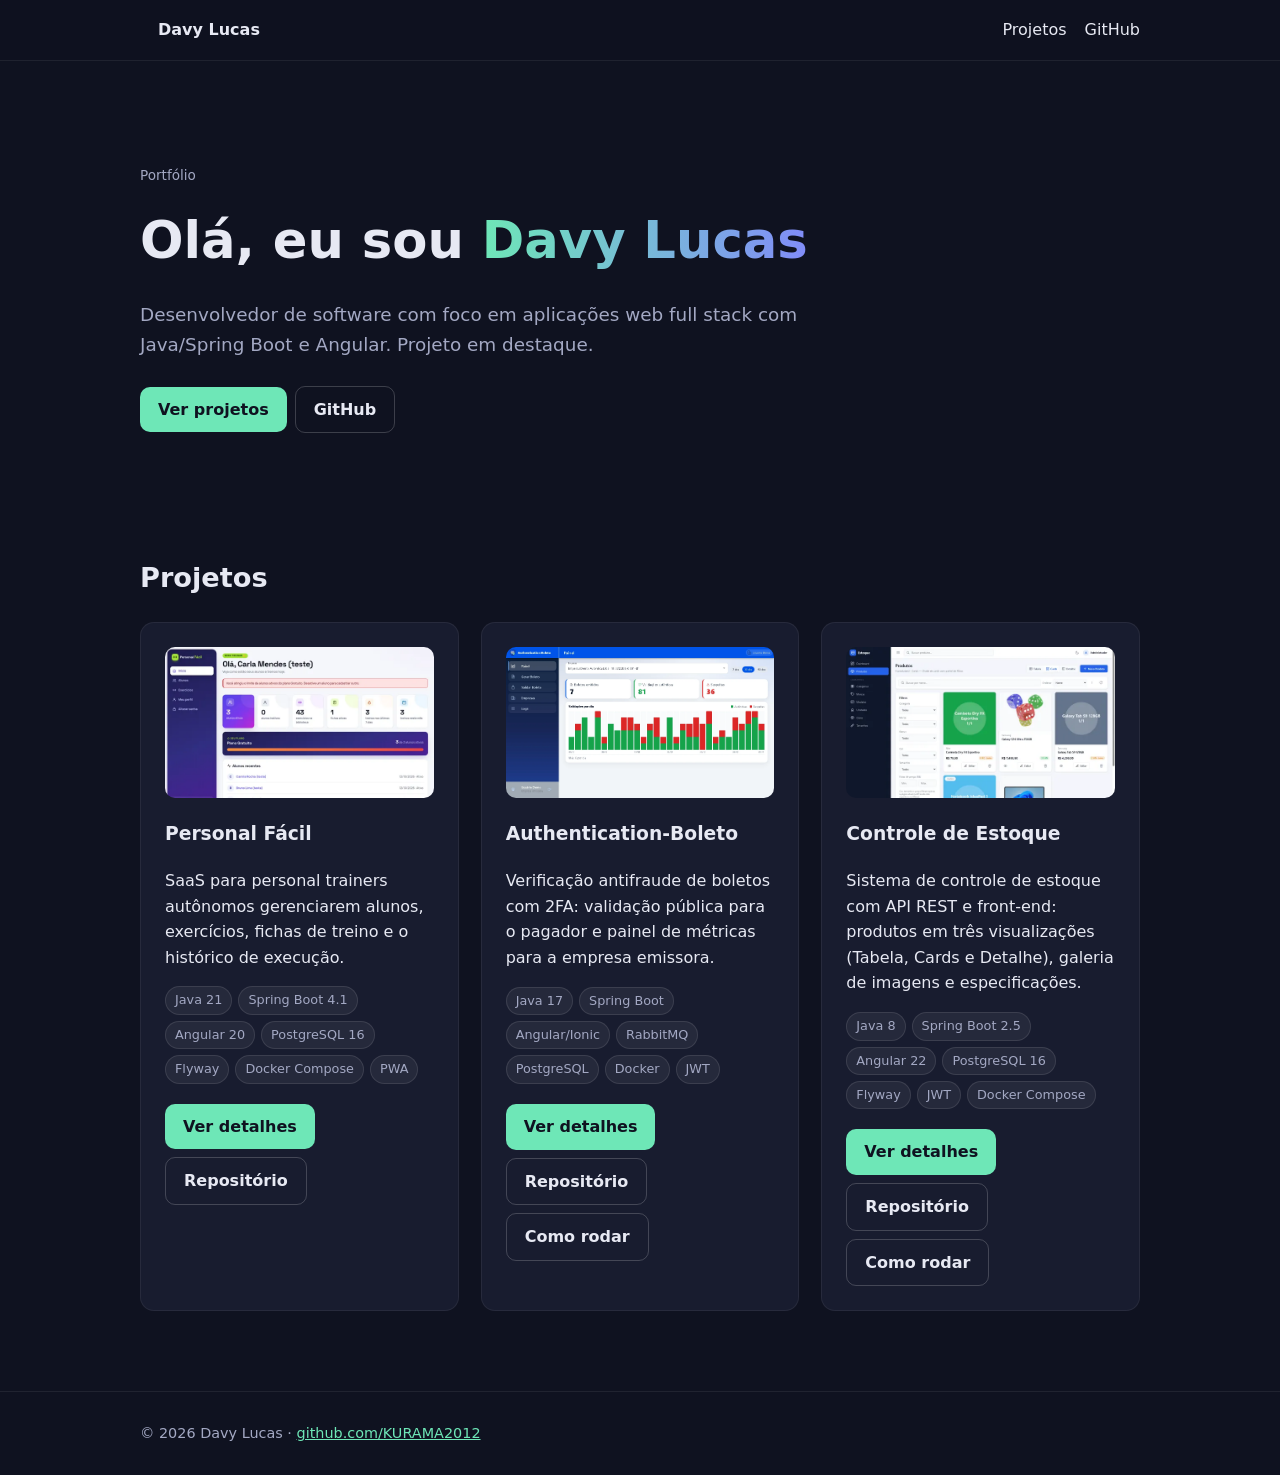
<file: index.html>
<!doctype html><html lang="pt-BR"><head><meta charset="utf-8"><meta name="viewport" content="width=device-width,initial-scale=1"><title>Davy Lucas — Portfólio</title><meta name="description" content="Portfólio de projetos de Davy Lucas"><link rel="stylesheet" href="assets/style.css"></head><body><header class="nav"><div class="wrap"><a class="brand" href="index.html">Davy Lucas</a><nav><a href="index.html#projetos">Projetos</a><a href="https://github.com/KURAMA2012" target="_blank" rel="noopener">GitHub</a></nav></div></header><main class="wrap">
<div class="hero"><p class="note">Portfólio</p><h1>Olá, eu sou <span class="grad">Davy Lucas</span></h1>
<p class="lead">Desenvolvedor de software com foco em aplicações web full stack com Java/Spring Boot e Angular. Projeto em destaque.</p>
<a class="btn" href="#projetos">Ver projetos</a><a class="btn ghost" href="https://github.com/KURAMA2012" target="_blank" rel="noopener">GitHub</a></div>
<section id="projetos"><h2>Projetos</h2><div class="grid">
<article class="card"><img class="thumb" src="assets/img/personal-facil/thumb-painel.webp" alt="Painel do Personal Fácil com indicadores de alunos e treinos" loading="lazy"><h3>Personal Fácil</h3><p>SaaS para personal trainers autônomos gerenciarem alunos, exercícios, fichas de treino e o histórico de execução.</p>
<div class="tags"><span>Java 21</span><span>Spring Boot 4.1</span><span>Angular 20</span><span>PostgreSQL 16</span><span>Flyway</span><span>Docker Compose</span><span>PWA</span></div>
<a class="btn" href="personal-facil.html">Ver detalhes</a><a class="btn ghost" href="https://github.com/KURAMA2012/personal-facil" target="_blank" rel="noopener">Repositório</a></article>
<article class="card"><img class="thumb" src="assets/img/authentication-boleto/06-painel-empresa.webp" alt="Painel da empresa emissora no Authentication-Boleto com métricas de validações autênticas e suspeitas" loading="lazy"><h3>Authentication-Boleto</h3><p>Verificação antifraude de boletos com 2FA: validação pública para o pagador e painel de métricas para a empresa emissora.</p>
<div class="tags"><span>Java 17</span><span>Spring Boot</span><span>Angular/Ionic</span><span>RabbitMQ</span><span>PostgreSQL</span><span>Docker</span><span>JWT</span></div>
<a class="btn" href="authentication-boleto.html">Ver detalhes</a><a class="btn ghost" href="https://github.com/KURAMA2012/Authentication-Boleto" target="_blank" rel="noopener">Repositório</a><a class="btn ghost" href="https://github.com/KURAMA2012/Authentication-Boleto#-como-rodar-docker" target="_blank" rel="noopener">Como rodar</a></article>
<article class="card"><img class="thumb" src="assets/img/controle-de-estoque/thumb-cards.webp" alt="Listagem de produtos em cards no Controle de Estoque, com foto, preço e status" loading="lazy"><h3>Controle de Estoque</h3><p>Sistema de controle de estoque com API REST e front-end: produtos em três visualizações (Tabela, Cards e Detalhe), galeria de imagens e especificações.</p>
<div class="tags"><span>Java 8</span><span>Spring Boot 2.5</span><span>Angular 22</span><span>PostgreSQL 16</span><span>Flyway</span><span>JWT</span><span>Docker Compose</span></div>
<a class="btn" href="controle-de-estoque.html">Ver detalhes</a><a class="btn ghost" href="https://github.com/KURAMA2012/Controle-de-estoque" target="_blank" rel="noopener">Repositório</a><a class="btn ghost" href="https://github.com/KURAMA2012/Controle-de-estoque#início-rápido-docker-compose" target="_blank" rel="noopener">Como rodar</a></article></div></section></main>
<footer><div class="wrap">© <span id="y"></span> Davy Lucas · <a href="https://github.com/KURAMA2012">github.com/KURAMA2012</a></div></footer><script>document.getElementById("y").textContent=new Date().getFullYear()</script></body></html>
</file>
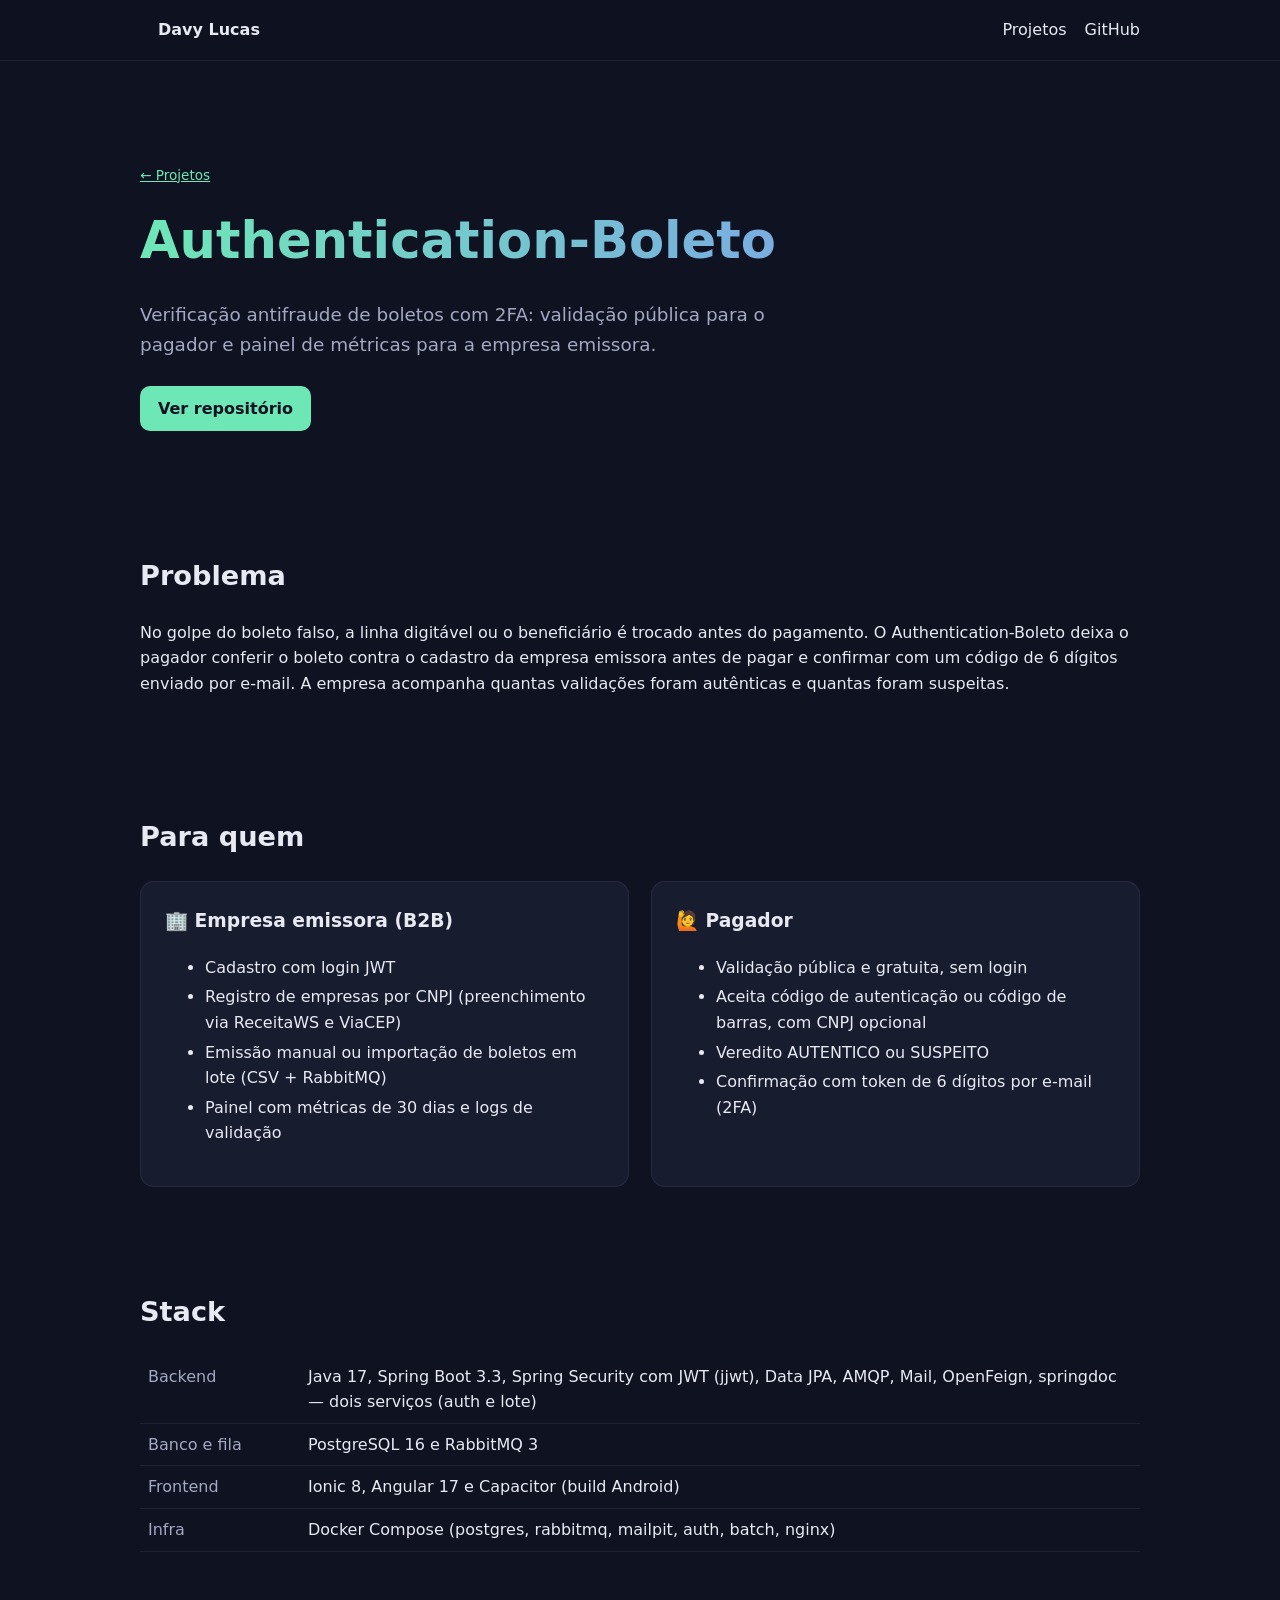
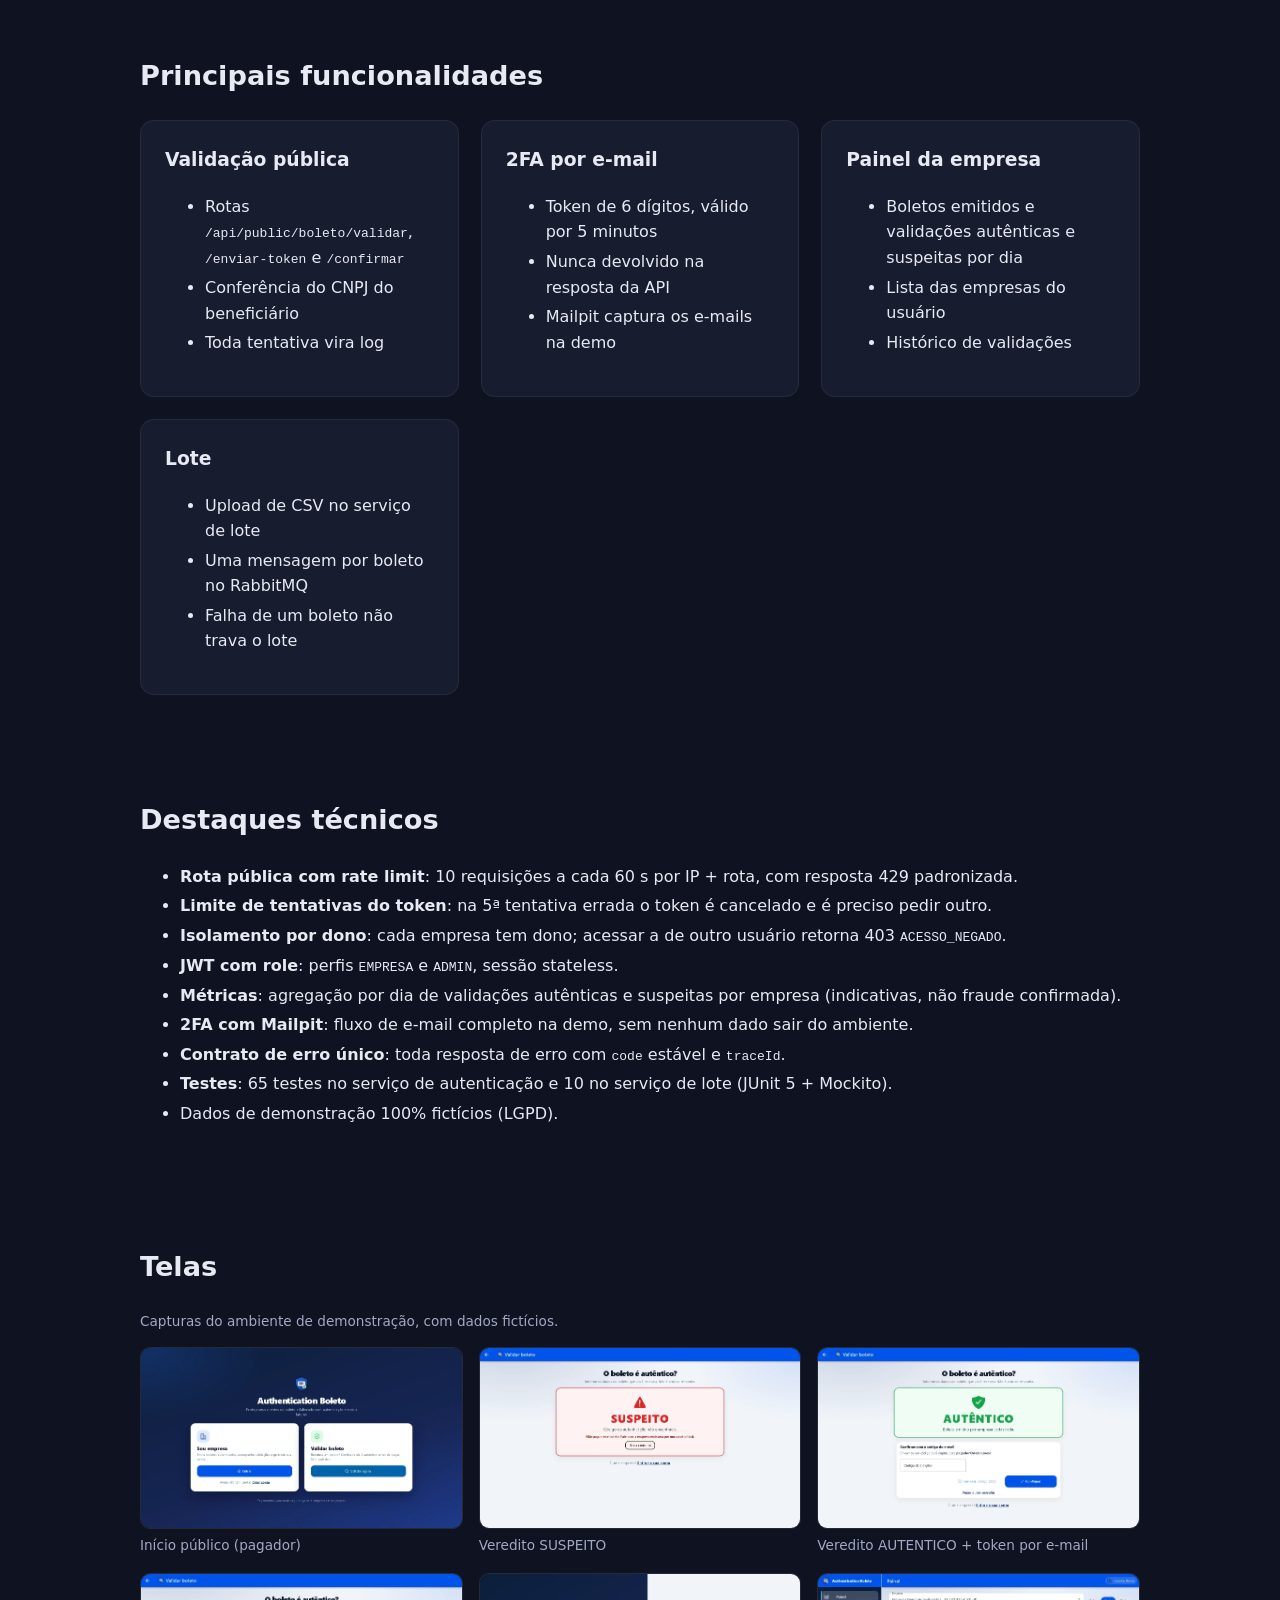
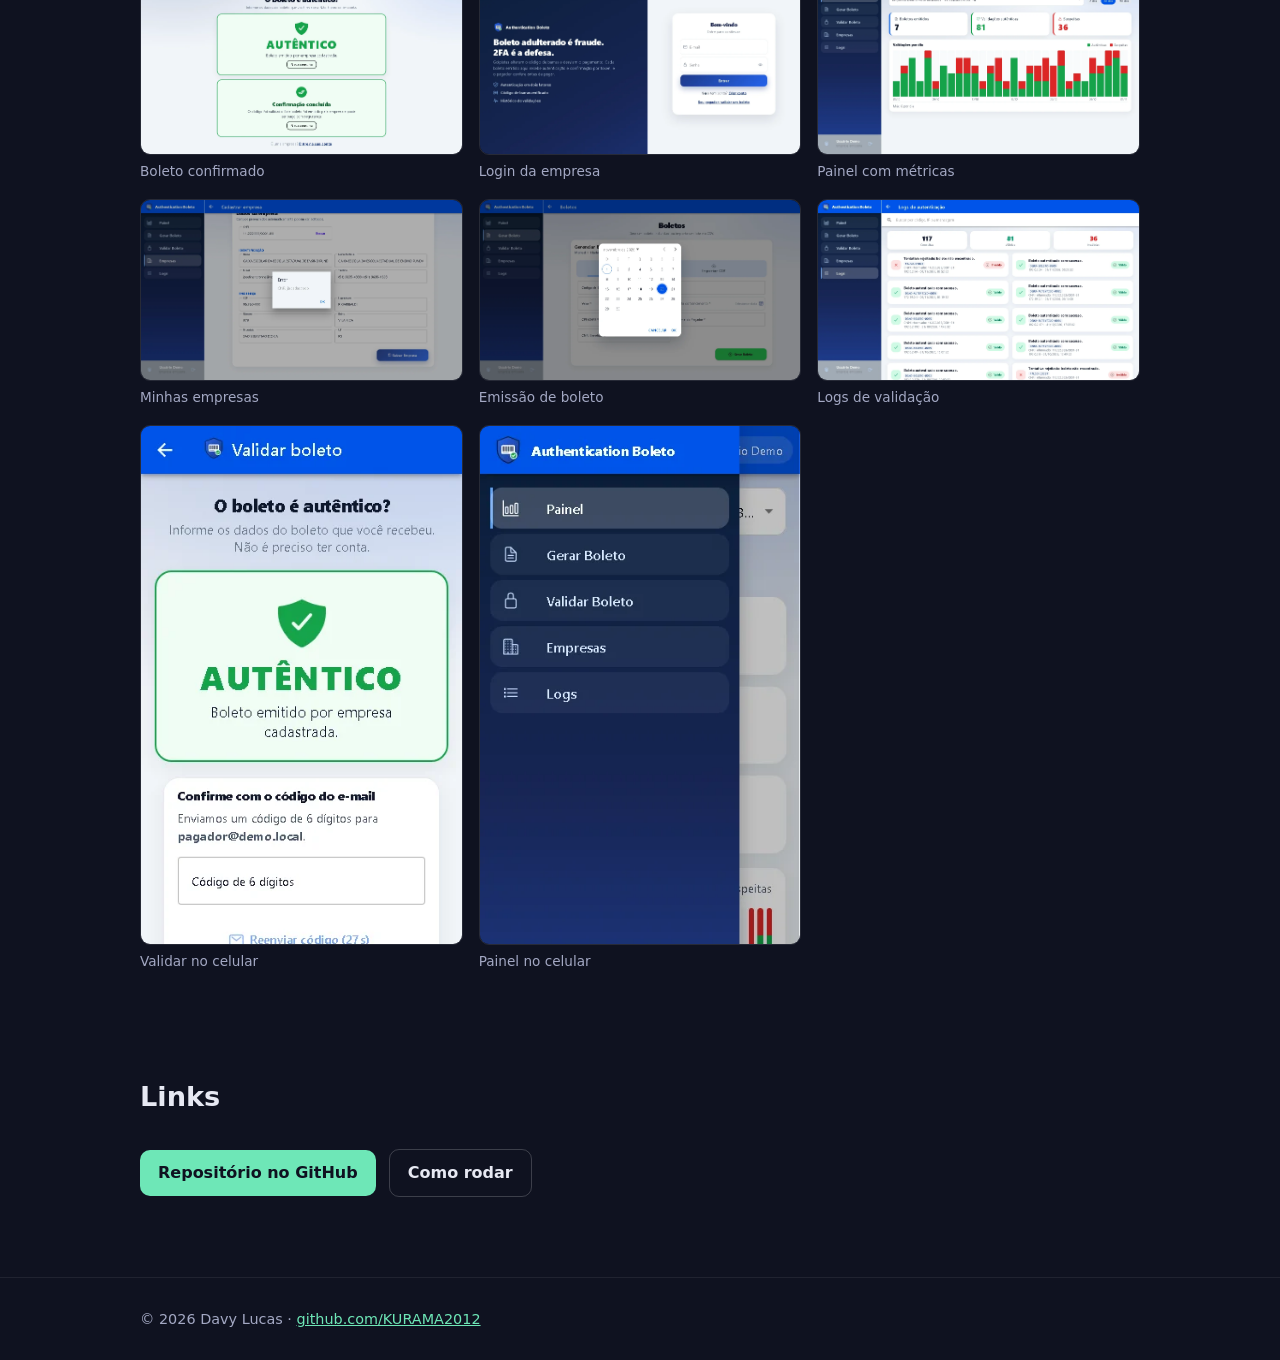
<file: authentication-boleto.html>
<!doctype html><html lang="pt-BR"><head><meta charset="utf-8"><meta name="viewport" content="width=device-width,initial-scale=1"><title>Authentication-Boleto — Davy Lucas</title><meta name="description" content="Verificação antifraude de boletos com 2FA"><link rel="stylesheet" href="assets/style.css"></head><body><header class="nav"><div class="wrap"><a class="brand" href="index.html">Davy Lucas</a><nav><a href="index.html#projetos">Projetos</a><a href="https://github.com/KURAMA2012" target="_blank" rel="noopener">GitHub</a></nav></div></header><main class="wrap">
<div class="hero"><p class="note"><a href="index.html">← Projetos</a></p><h1 class="grad">Authentication-Boleto</h1>
<p class="lead">Verificação antifraude de boletos com 2FA: validação pública para o pagador e painel de métricas para a empresa emissora.</p>
<a class="btn" href="https://github.com/KURAMA2012/Authentication-Boleto" target="_blank" rel="noopener">Ver repositório</a></div>
<section><h2>Problema</h2><p>No golpe do boleto falso, a linha digitável ou o beneficiário é trocado antes do pagamento. O Authentication-Boleto deixa o pagador conferir o boleto contra o cadastro da empresa emissora antes de pagar e confirmar com um código de 6 dígitos enviado por e-mail. A empresa acompanha quantas validações foram autênticas e quantas foram suspeitas.</p></section>
<section><h2>Para quem</h2><div class="grid">
<div class="card"><h3>🏢 Empresa emissora (B2B)</h3><ul class="feat"><li>Cadastro com login JWT</li><li>Registro de empresas por CNPJ (preenchimento via ReceitaWS e ViaCEP)</li><li>Emissão manual ou importação de boletos em lote (CSV + RabbitMQ)</li><li>Painel com métricas de 30 dias e logs de validação</li></ul></div>
<div class="card"><h3>🙋 Pagador</h3><ul class="feat"><li>Validação pública e gratuita, sem login</li><li>Aceita código de autenticação ou código de barras, com CNPJ opcional</li><li>Veredito AUTENTICO ou SUSPEITO</li><li>Confirmação com token de 6 dígitos por e-mail (2FA)</li></ul></div>
</div></section>
<section><h2>Stack</h2><table>
<tr><td>Backend</td><td>Java 17, Spring Boot 3.3, Spring Security com JWT (jjwt), Data JPA, AMQP, Mail, OpenFeign, springdoc — dois serviços (auth e lote)</td></tr>
<tr><td>Banco e fila</td><td>PostgreSQL 16 e RabbitMQ 3</td></tr>
<tr><td>Frontend</td><td>Ionic 8, Angular 17 e Capacitor (build Android)</td></tr>
<tr><td>Infra</td><td>Docker Compose (postgres, rabbitmq, mailpit, auth, batch, nginx)</td></tr></table></section>
<section><h2>Principais funcionalidades</h2><div class="grid">
<div class="card"><h3>Validação pública</h3><ul class="feat"><li>Rotas <code>/api/public/boleto/validar</code>, <code>/enviar-token</code> e <code>/confirmar</code></li><li>Conferência do CNPJ do beneficiário</li><li>Toda tentativa vira log</li></ul></div>
<div class="card"><h3>2FA por e-mail</h3><ul class="feat"><li>Token de 6 dígitos, válido por 5 minutos</li><li>Nunca devolvido na resposta da API</li><li>Mailpit captura os e-mails na demo</li></ul></div>
<div class="card"><h3>Painel da empresa</h3><ul class="feat"><li>Boletos emitidos e validações autênticas e suspeitas por dia</li><li>Lista das empresas do usuário</li><li>Histórico de validações</li></ul></div>
<div class="card"><h3>Lote</h3><ul class="feat"><li>Upload de CSV no serviço de lote</li><li>Uma mensagem por boleto no RabbitMQ</li><li>Falha de um boleto não trava o lote</li></ul></div>
</div></section>
<section><h2>Destaques técnicos</h2><ul class="feat">
<li><b>Rota pública com rate limit</b>: 10 requisições a cada 60 s por IP + rota, com resposta 429 padronizada.</li>
<li><b>Limite de tentativas do token</b>: na 5ª tentativa errada o token é cancelado e é preciso pedir outro.</li>
<li><b>Isolamento por dono</b>: cada empresa tem dono; acessar a de outro usuário retorna 403 <code>ACESSO_NEGADO</code>.</li>
<li><b>JWT com role</b>: perfis <code>EMPRESA</code> e <code>ADMIN</code>, sessão stateless.</li>
<li><b>Métricas</b>: agregação por dia de validações autênticas e suspeitas por empresa (indicativas, não fraude confirmada).</li>
<li><b>2FA com Mailpit</b>: fluxo de e-mail completo na demo, sem nenhum dado sair do ambiente.</li>
<li><b>Contrato de erro único</b>: toda resposta de erro com <code>code</code> estável e <code>traceId</code>.</li>
<li><b>Testes</b>: 65 testes no serviço de autenticação e 10 no serviço de lote (JUnit 5 + Mockito).</li>
<li>Dados de demonstração 100% fictícios (LGPD).</li></ul></section>
<section><h2>Telas</h2><p class="note">Capturas do ambiente de demonstração, com dados fictícios.</p><div class="shots"><figure class="shot"><a href="assets/img/authentication-boleto/01-inicio-publico.webp" target="_blank"><img src="assets/img/authentication-boleto/01-inicio-publico.webp" alt="Tela inicial pública onde o pagador informa o código do boleto sem precisar de login" loading="lazy"></a><figcaption>Início público (pagador)</figcaption></figure><figure class="shot"><a href="assets/img/authentication-boleto/02-validar-suspeito.webp" target="_blank"><img src="assets/img/authentication-boleto/02-validar-suspeito.webp" alt="Resultado SUSPEITO ao validar um código de boleto inexistente" loading="lazy"></a><figcaption>Veredito SUSPEITO</figcaption></figure><figure class="shot"><a href="assets/img/authentication-boleto/03-validar-autentico-token.webp" target="_blank"><img src="assets/img/authentication-boleto/03-validar-autentico-token.webp" alt="Resultado AUTENTICO com aviso de token de 6 dígitos enviado por e-mail" loading="lazy"></a><figcaption>Veredito AUTENTICO + token por e-mail</figcaption></figure><figure class="shot"><a href="assets/img/authentication-boleto/04-validar-confirmado.webp" target="_blank"><img src="assets/img/authentication-boleto/04-validar-confirmado.webp" alt="Confirmação do boleto após digitar o token correto" loading="lazy"></a><figcaption>Boleto confirmado</figcaption></figure><figure class="shot"><a href="assets/img/authentication-boleto/05-login.webp" target="_blank"><img src="assets/img/authentication-boleto/05-login.webp" alt="Tela de login da empresa emissora" loading="lazy"></a><figcaption>Login da empresa</figcaption></figure><figure class="shot"><a href="assets/img/authentication-boleto/06-painel-empresa.webp" target="_blank"><img src="assets/img/authentication-boleto/06-painel-empresa.webp" alt="Painel da empresa com boletos emitidos e gráfico de validações autênticas e suspeitas em 30 dias" loading="lazy"></a><figcaption>Painel com métricas</figcaption></figure><figure class="shot"><a href="assets/img/authentication-boleto/07-empresas.webp" target="_blank"><img src="assets/img/authentication-boleto/07-empresas.webp" alt="Lista das empresas do usuário logado" loading="lazy"></a><figcaption>Minhas empresas</figcaption></figure><figure class="shot"><a href="assets/img/authentication-boleto/08-gerar-boleto.webp" target="_blank"><img src="assets/img/authentication-boleto/08-gerar-boleto.webp" alt="Formulário de emissão de boleto com dados fictícios" loading="lazy"></a><figcaption>Emissão de boleto</figcaption></figure><figure class="shot"><a href="assets/img/authentication-boleto/09-logs.webp" target="_blank"><img src="assets/img/authentication-boleto/09-logs.webp" alt="Histórico de validações com status válido ou inválido e CNPJ informado" loading="lazy"></a><figcaption>Logs de validação</figcaption></figure><figure class="shot"><a href="assets/img/authentication-boleto/10-mobile-validar.webp" target="_blank"><img src="assets/img/authentication-boleto/10-mobile-validar.webp" alt="Validação pública do boleto em tela de celular" loading="lazy"></a><figcaption>Validar no celular</figcaption></figure><figure class="shot"><a href="assets/img/authentication-boleto/11-mobile-painel.webp" target="_blank"><img src="assets/img/authentication-boleto/11-mobile-painel.webp" alt="Painel da empresa em tela de celular" loading="lazy"></a><figcaption>Painel no celular</figcaption></figure></div></section><section><h2>Links</h2><a class="btn" href="https://github.com/KURAMA2012/Authentication-Boleto" target="_blank" rel="noopener">Repositório no GitHub</a> <a class="btn ghost" href="https://github.com/KURAMA2012/Authentication-Boleto#-como-rodar-docker" target="_blank" rel="noopener">Como rodar</a></section></main><footer><div class="wrap">© <span id="y"></span> Davy Lucas · <a href="https://github.com/KURAMA2012">github.com/KURAMA2012</a></div></footer><script>document.getElementById("y").textContent=new Date().getFullYear()</script></body></html>
</file>
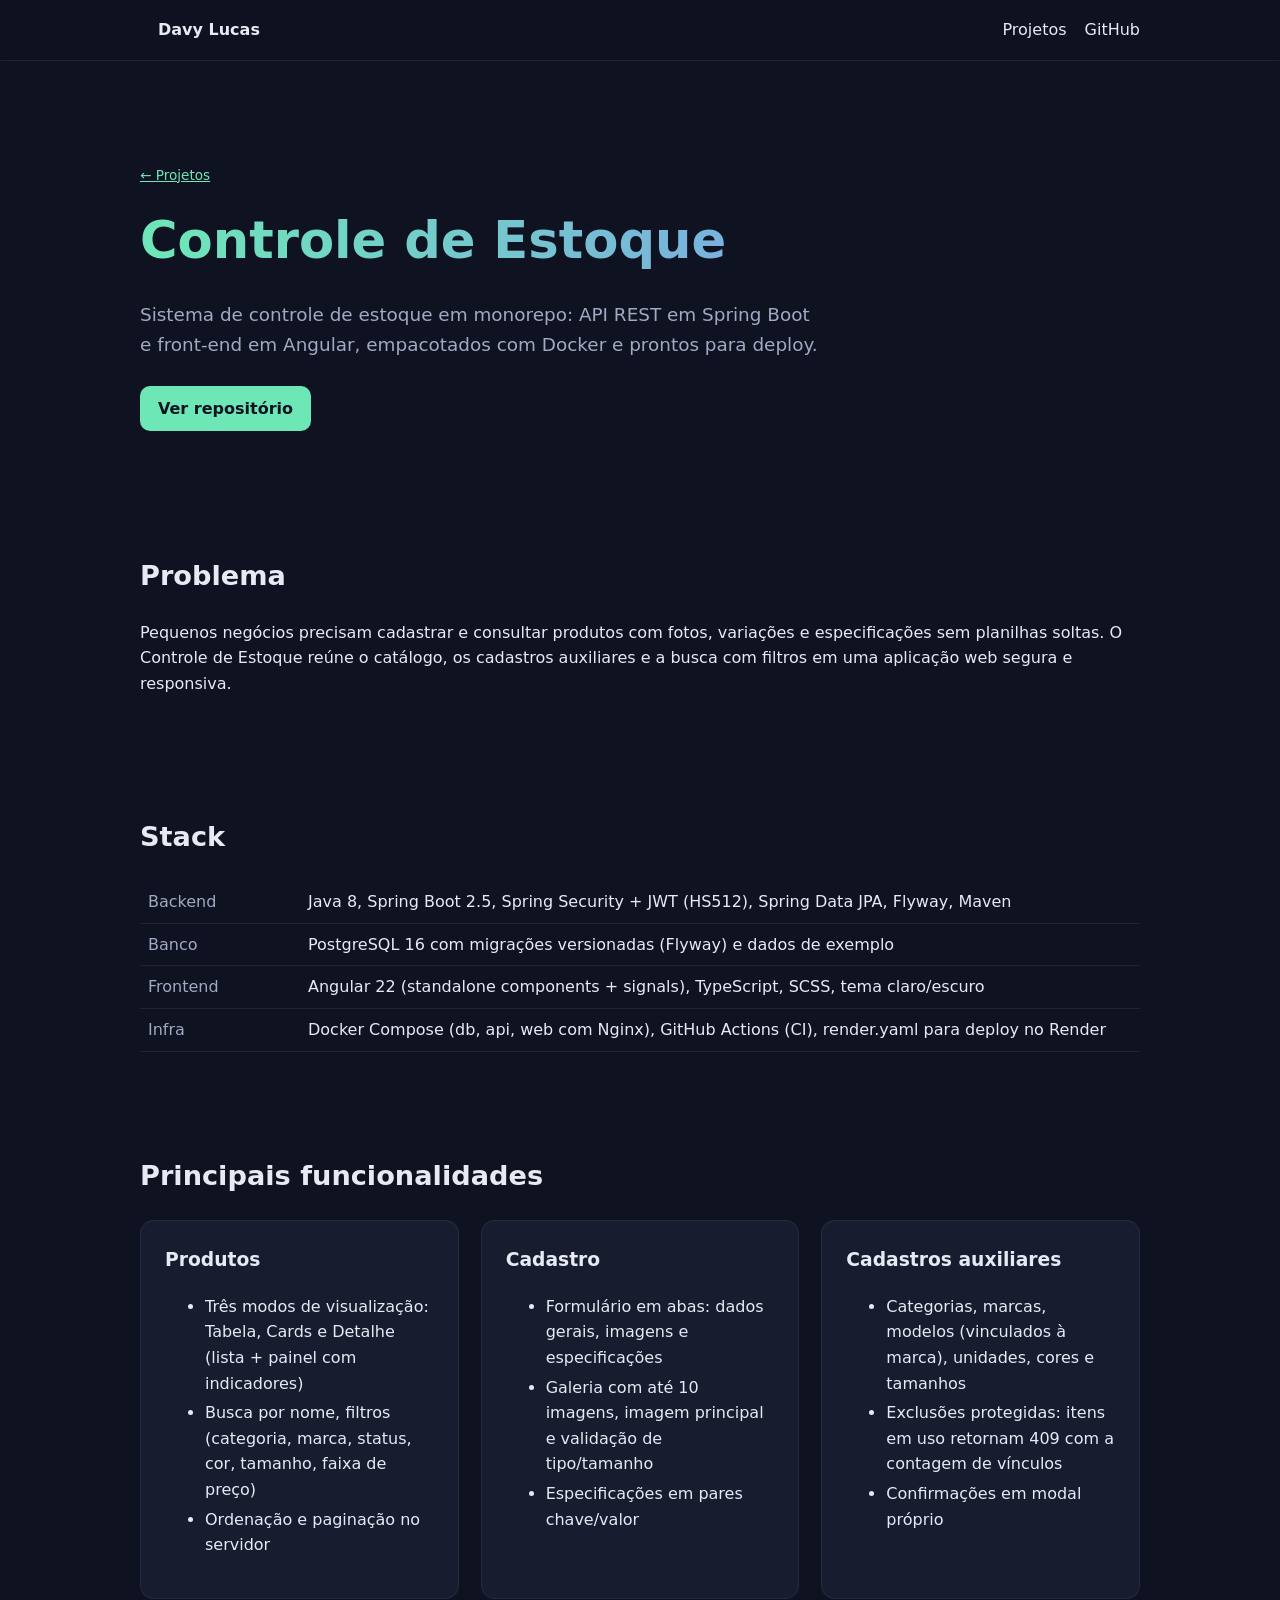
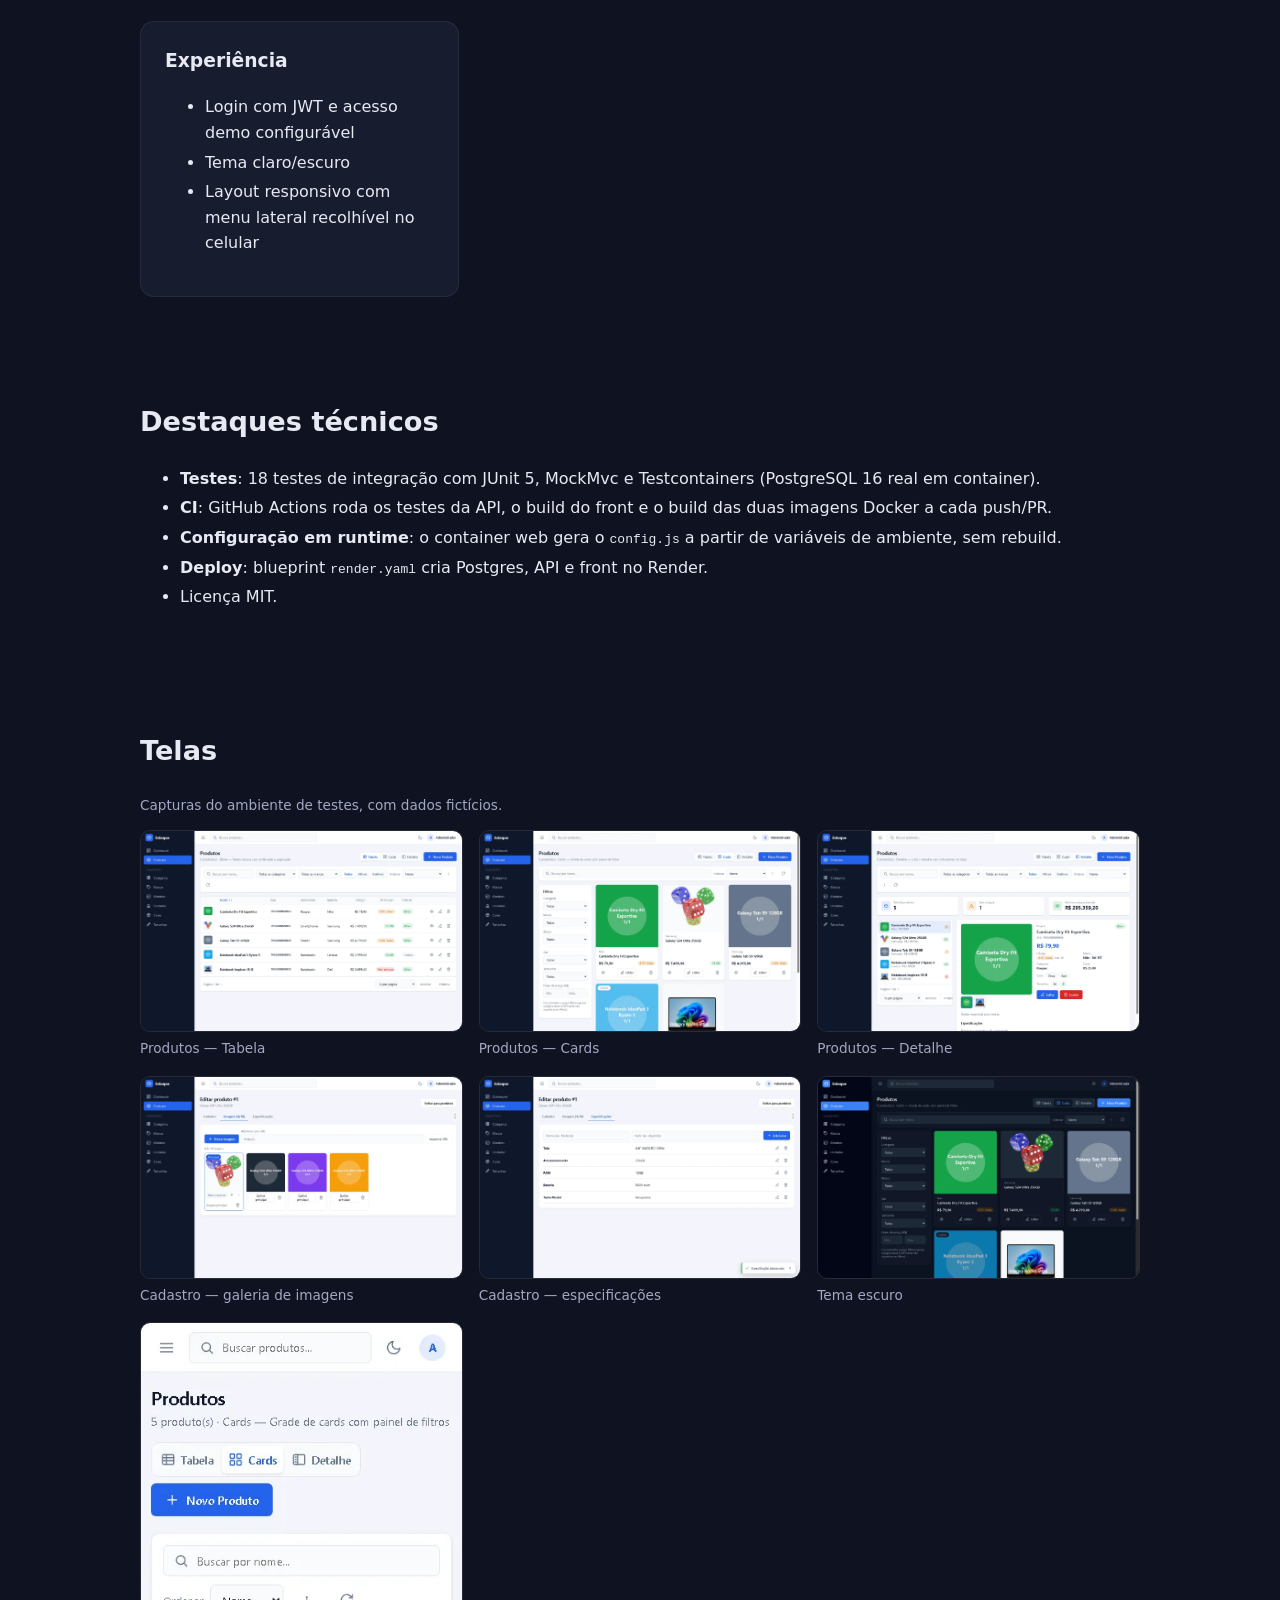
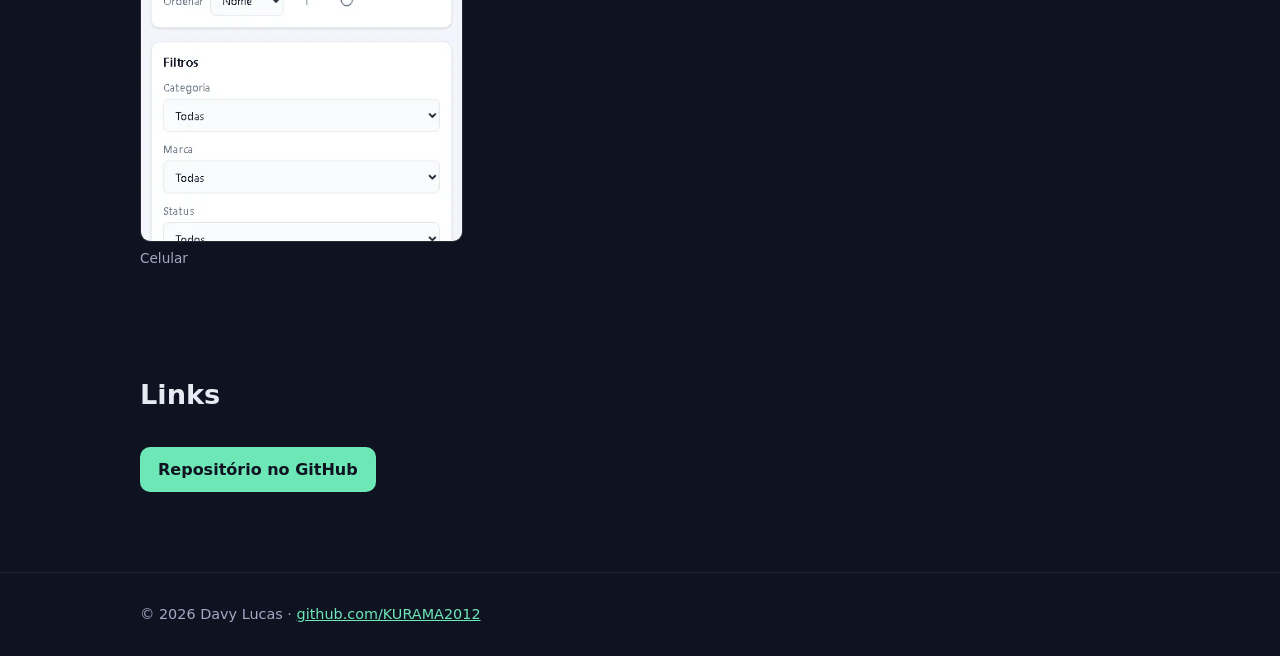
<file: controle-de-estoque.html>
<!doctype html><html lang="pt-BR"><head><meta charset="utf-8"><meta name="viewport" content="width=device-width,initial-scale=1"><title>Controle de Estoque — Davy Lucas</title><meta name="description" content="Sistema de controle de estoque com Spring Boot e Angular"><link rel="stylesheet" href="assets/style.css"></head><body><header class="nav"><div class="wrap"><a class="brand" href="index.html">Davy Lucas</a><nav><a href="index.html#projetos">Projetos</a><a href="https://github.com/KURAMA2012" target="_blank" rel="noopener">GitHub</a></nav></div></header><main class="wrap">
<div class="hero"><p class="note"><a href="index.html">← Projetos</a></p><h1 class="grad">Controle de Estoque</h1>
<p class="lead">Sistema de controle de estoque em monorepo: API REST em Spring Boot e front-end em Angular, empacotados com Docker e prontos para deploy.</p>
<a class="btn" href="https://github.com/KURAMA2012/Controle-de-estoque" target="_blank" rel="noopener">Ver repositório</a></div>
<section><h2>Problema</h2><p>Pequenos negócios precisam cadastrar e consultar produtos com fotos, variações e especificações sem planilhas soltas. O Controle de Estoque reúne o catálogo, os cadastros auxiliares e a busca com filtros em uma aplicação web segura e responsiva.</p></section>
<section><h2>Stack</h2><table>
<tr><td>Backend</td><td>Java 8, Spring Boot 2.5, Spring Security + JWT (HS512), Spring Data JPA, Flyway, Maven</td></tr>
<tr><td>Banco</td><td>PostgreSQL 16 com migrações versionadas (Flyway) e dados de exemplo</td></tr>
<tr><td>Frontend</td><td>Angular 22 (standalone components + signals), TypeScript, SCSS, tema claro/escuro</td></tr>
<tr><td>Infra</td><td>Docker Compose (db, api, web com Nginx), GitHub Actions (CI), render.yaml para deploy no Render</td></tr></table></section>
<section><h2>Principais funcionalidades</h2><div class="grid">
<div class="card"><h3>Produtos</h3><ul class="feat"><li>Três modos de visualização: Tabela, Cards e Detalhe (lista + painel com indicadores)</li><li>Busca por nome, filtros (categoria, marca, status, cor, tamanho, faixa de preço)</li><li>Ordenação e paginação no servidor</li></ul></div>
<div class="card"><h3>Cadastro</h3><ul class="feat"><li>Formulário em abas: dados gerais, imagens e especificações</li><li>Galeria com até 10 imagens, imagem principal e validação de tipo/tamanho</li><li>Especificações em pares chave/valor</li></ul></div>
<div class="card"><h3>Cadastros auxiliares</h3><ul class="feat"><li>Categorias, marcas, modelos (vinculados à marca), unidades, cores e tamanhos</li><li>Exclusões protegidas: itens em uso retornam 409 com a contagem de vínculos</li><li>Confirmações em modal próprio</li></ul></div>
<div class="card"><h3>Experiência</h3><ul class="feat"><li>Login com JWT e acesso demo configurável</li><li>Tema claro/escuro</li><li>Layout responsivo com menu lateral recolhível no celular</li></ul></div>
</div></section>
<section><h2>Destaques técnicos</h2><ul class="feat">
<li><b>Testes</b>: 18 testes de integração com JUnit 5, MockMvc e Testcontainers (PostgreSQL 16 real em container).</li>
<li><b>CI</b>: GitHub Actions roda os testes da API, o build do front e o build das duas imagens Docker a cada push/PR.</li>
<li><b>Configuração em runtime</b>: o container web gera o <code>config.js</code> a partir de variáveis de ambiente, sem rebuild.</li>
<li><b>Deploy</b>: blueprint <code>render.yaml</code> cria Postgres, API e front no Render.</li>
<li>Licença MIT.</li></ul></section>
<section><h2>Telas</h2><p class="note">Capturas do ambiente de testes, com dados fictícios.</p><div class="shots"><figure class="shot"><a href="assets/img/controle-de-estoque/03-produtos-tabela.webp" target="_blank"><img src="assets/img/controle-de-estoque/03-produtos-tabela.webp" alt="Lista de produtos em tabela com filtros, ordenação e paginação" loading="lazy"></a><figcaption>Produtos — Tabela</figcaption></figure><figure class="shot"><a href="assets/img/controle-de-estoque/04-produtos-cards.webp" target="_blank"><img src="assets/img/controle-de-estoque/04-produtos-cards.webp" alt="Produtos exibidos em cards com foto, preço e status" loading="lazy"></a><figcaption>Produtos — Cards</figcaption></figure><figure class="shot"><a href="assets/img/controle-de-estoque/05-produtos-detalhe.webp" target="_blank"><img src="assets/img/controle-de-estoque/05-produtos-detalhe.webp" alt="Lista de produtos com painel de detalhe e indicadores" loading="lazy"></a><figcaption>Produtos — Detalhe</figcaption></figure><figure class="shot"><a href="assets/img/controle-de-estoque/07-form-imagens.webp" target="_blank"><img src="assets/img/controle-de-estoque/07-form-imagens.webp" alt="Aba de imagens do cadastro de produto com galeria e imagem principal" loading="lazy"></a><figcaption>Cadastro — galeria de imagens</figcaption></figure><figure class="shot"><a href="assets/img/controle-de-estoque/08-form-especificacoes.webp" target="_blank"><img src="assets/img/controle-de-estoque/08-form-especificacoes.webp" alt="Aba de especificações do produto com pares chave/valor" loading="lazy"></a><figcaption>Cadastro — especificações</figcaption></figure><figure class="shot"><a href="assets/img/controle-de-estoque/10-escuro-cards.webp" target="_blank"><img src="assets/img/controle-de-estoque/10-escuro-cards.webp" alt="Produtos em cards no tema escuro" loading="lazy"></a><figcaption>Tema escuro</figcaption></figure><figure class="shot"><a href="assets/img/controle-de-estoque/12-mobile-lista.webp" target="_blank"><img src="assets/img/controle-de-estoque/12-mobile-lista.webp" alt="Lista de produtos no celular" loading="lazy"></a><figcaption>Celular</figcaption></figure></div></section><section><h2>Links</h2><a class="btn" href="https://github.com/KURAMA2012/Controle-de-estoque" target="_blank" rel="noopener">Repositório no GitHub</a></section></main><footer><div class="wrap">© <span id="y"></span> Davy Lucas · <a href="https://github.com/KURAMA2012">github.com/KURAMA2012</a></div></footer><script>document.getElementById("y").textContent=new Date().getFullYear()</script></body></html>
</file>
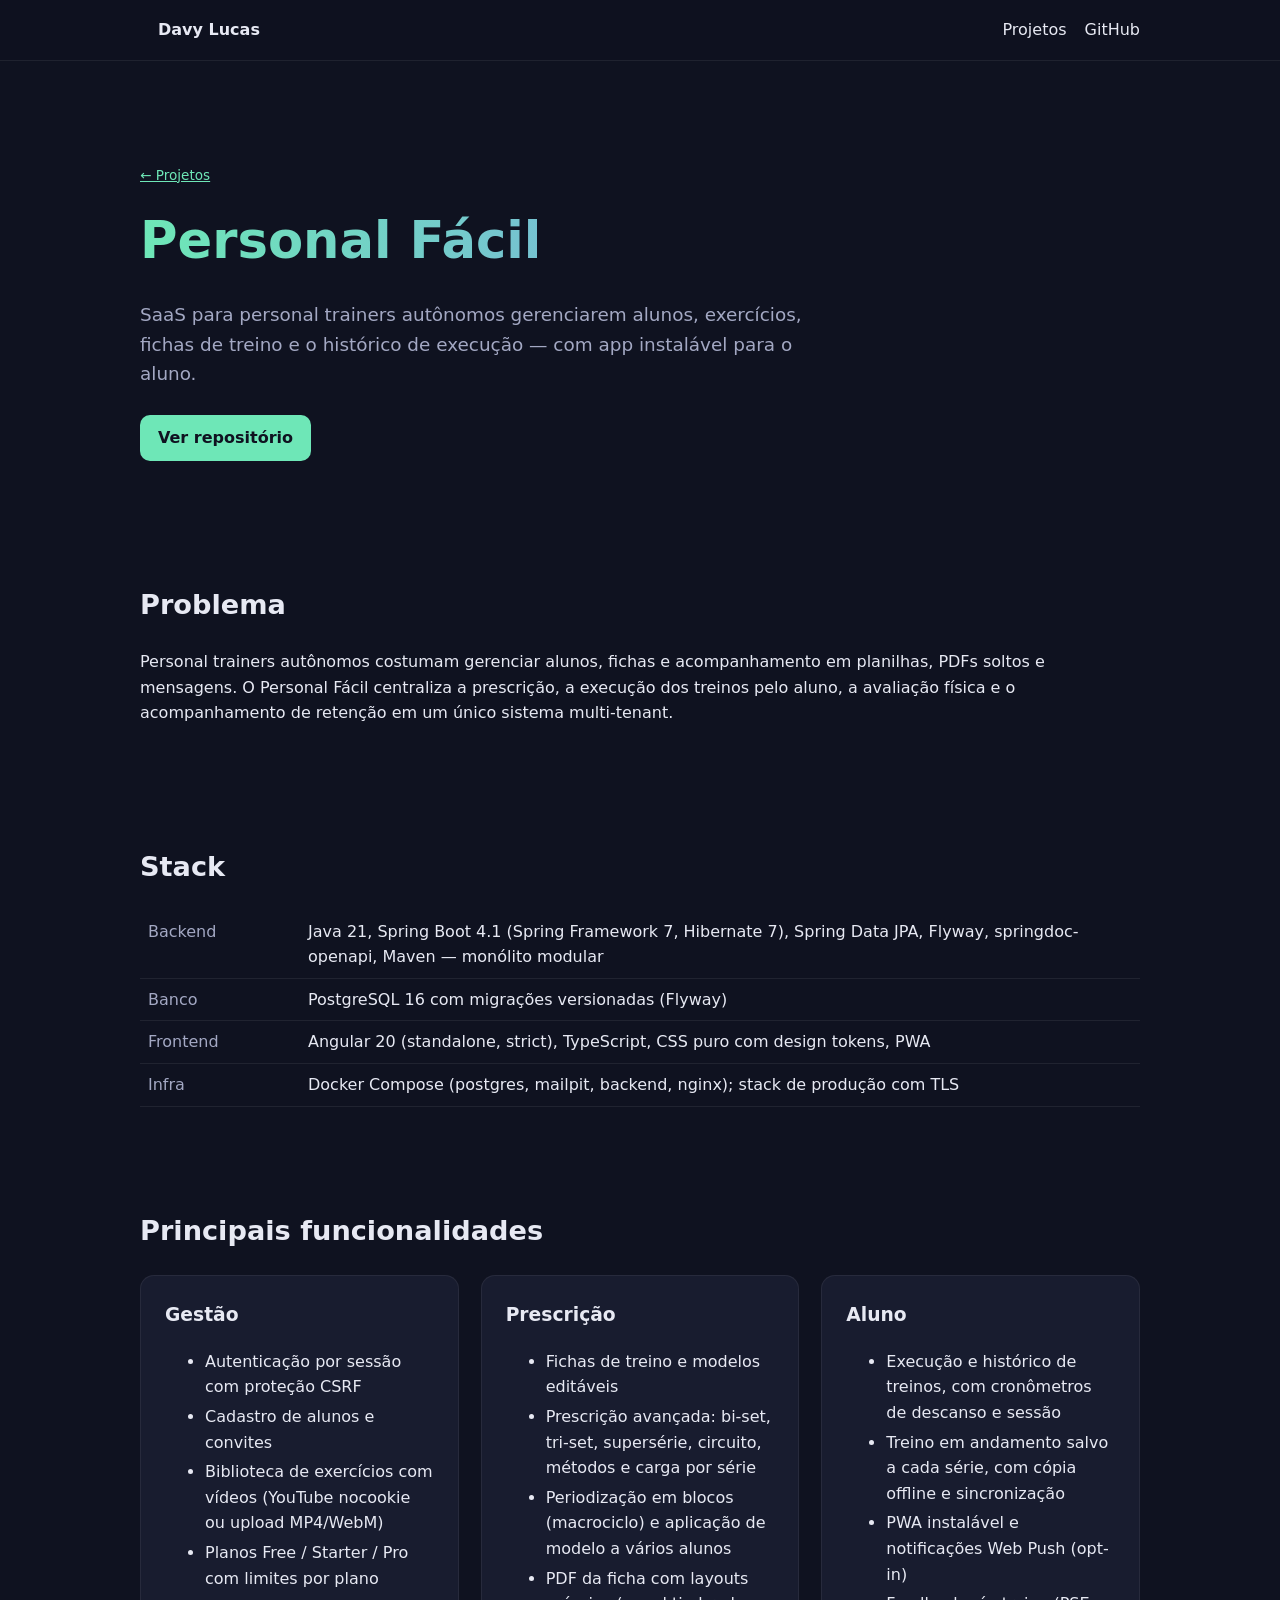
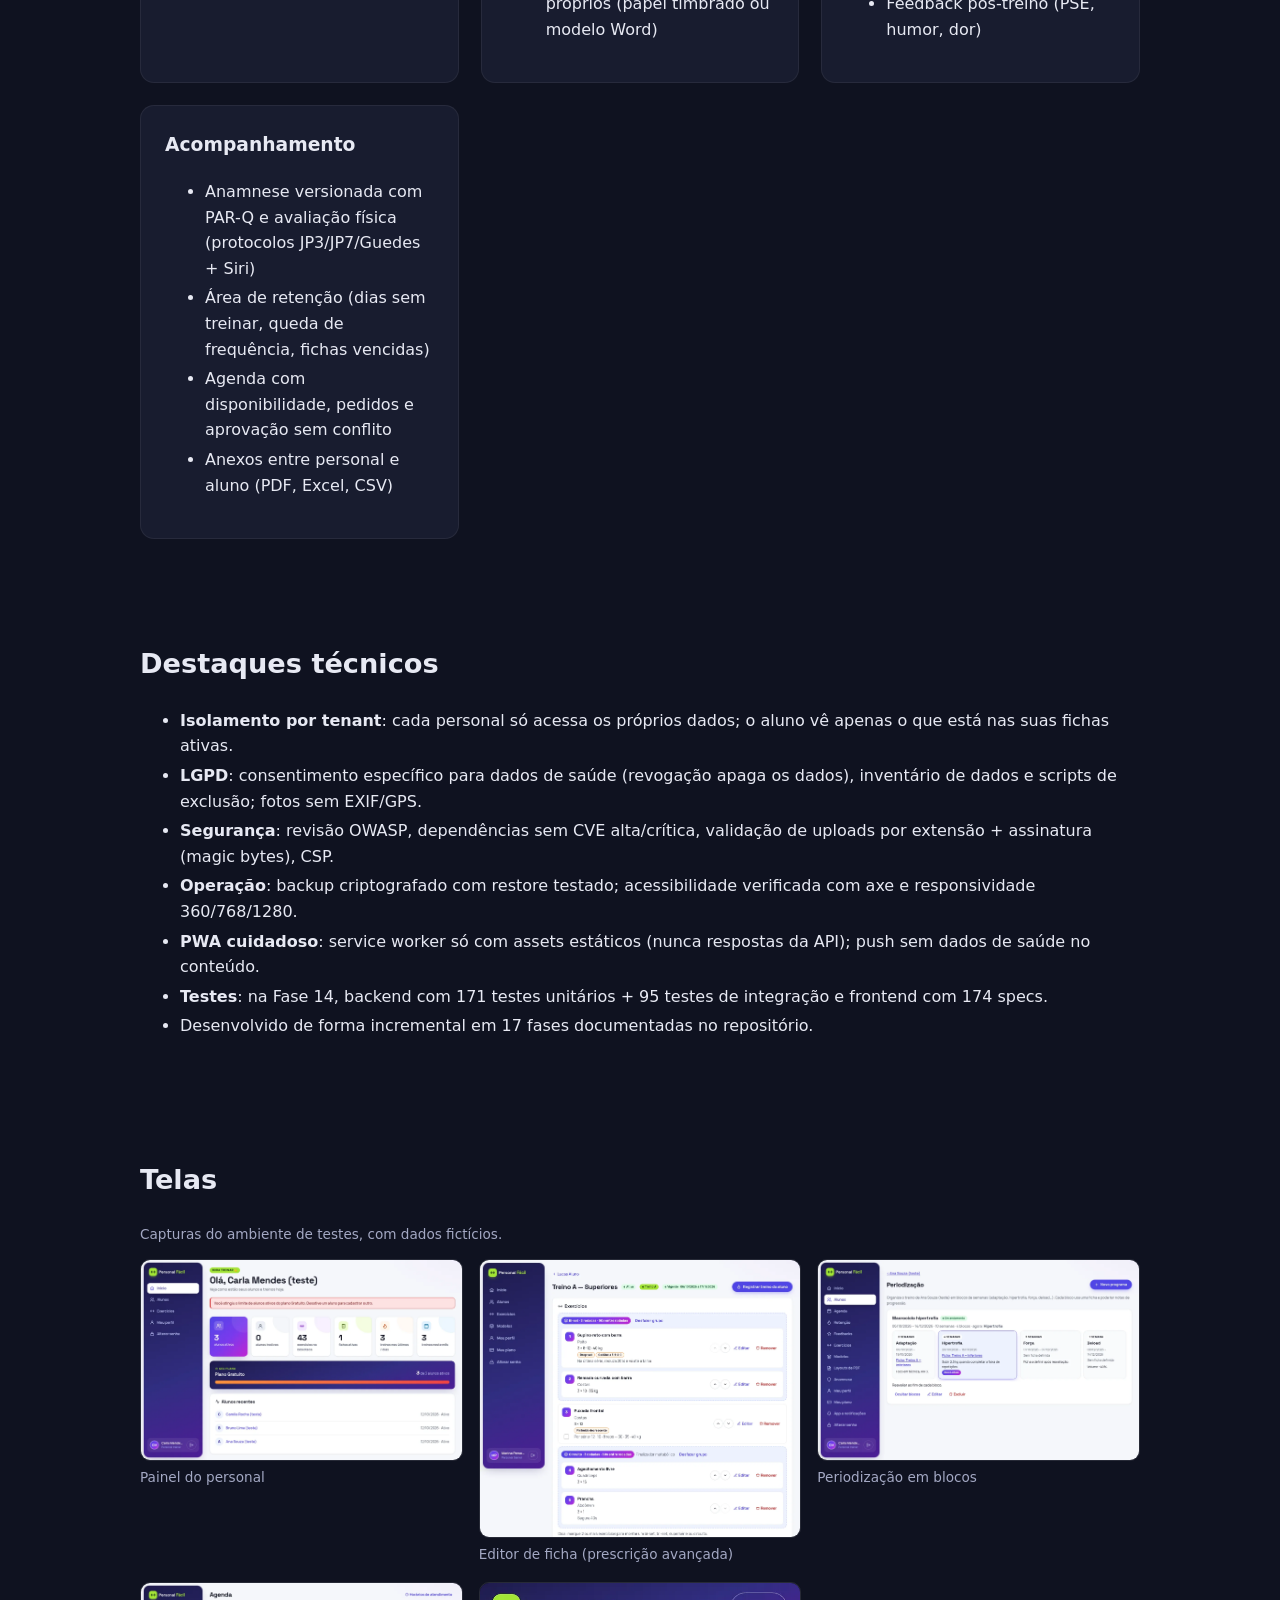
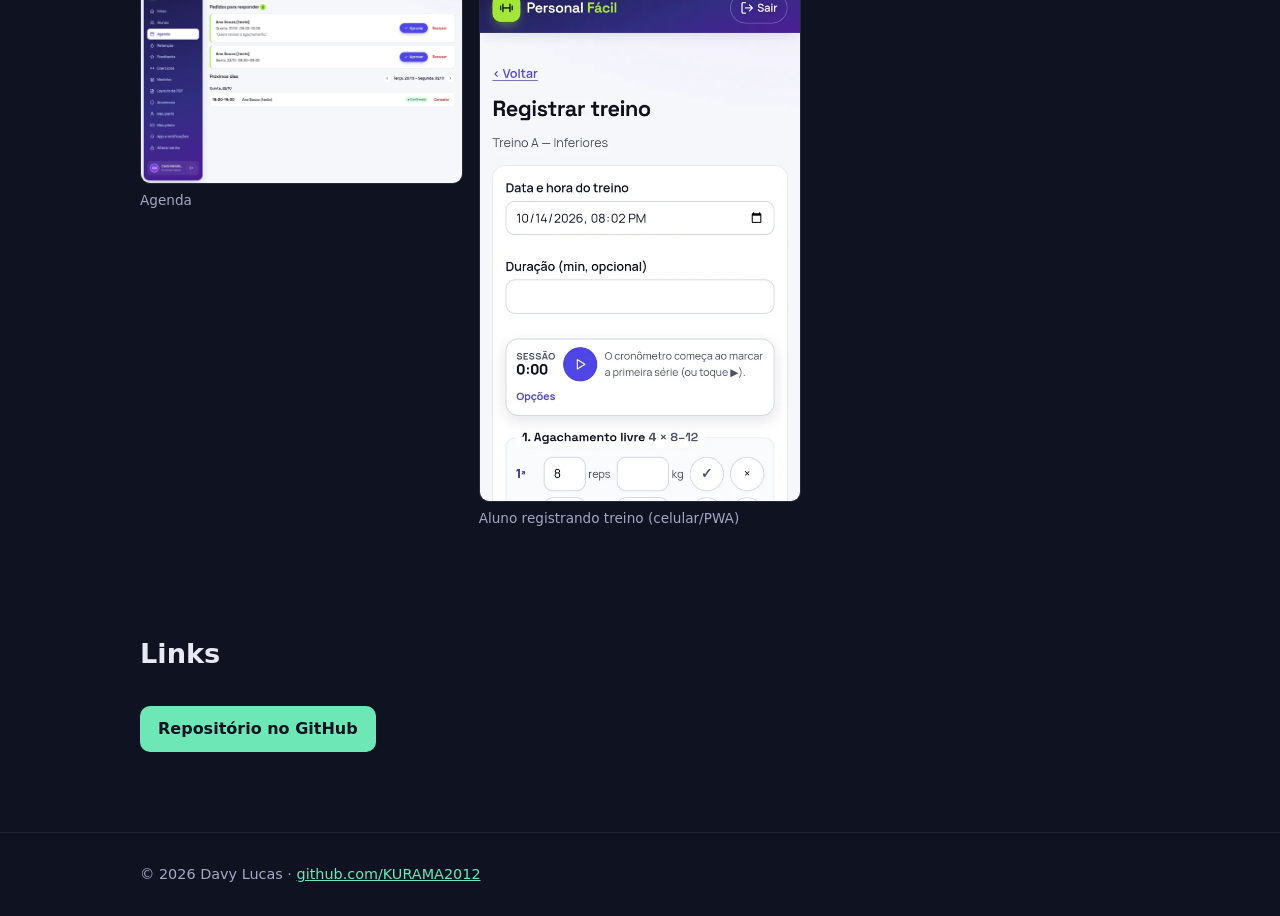
<file: personal-facil.html>
<!doctype html><html lang="pt-BR"><head><meta charset="utf-8"><meta name="viewport" content="width=device-width,initial-scale=1"><title>Personal Fácil — Davy Lucas</title><meta name="description" content="SaaS para personal trainers"><link rel="stylesheet" href="assets/style.css"></head><body><header class="nav"><div class="wrap"><a class="brand" href="index.html">Davy Lucas</a><nav><a href="index.html#projetos">Projetos</a><a href="https://github.com/KURAMA2012" target="_blank" rel="noopener">GitHub</a></nav></div></header><main class="wrap">
<div class="hero"><p class="note"><a href="index.html">← Projetos</a></p><h1 class="grad">Personal Fácil</h1>
<p class="lead">SaaS para personal trainers autônomos gerenciarem alunos, exercícios, fichas de treino e o histórico de execução — com app instalável para o aluno.</p>
<a class="btn" href="https://github.com/KURAMA2012/personal-facil" target="_blank" rel="noopener">Ver repositório</a></div>
<section><h2>Problema</h2><p>Personal trainers autônomos costumam gerenciar alunos, fichas e acompanhamento em planilhas, PDFs soltos e mensagens. O Personal Fácil centraliza a prescrição, a execução dos treinos pelo aluno, a avaliação física e o acompanhamento de retenção em um único sistema multi-tenant.</p></section>
<section><h2>Stack</h2><table>
<tr><td>Backend</td><td>Java 21, Spring Boot 4.1 (Spring Framework 7, Hibernate 7), Spring Data JPA, Flyway, springdoc-openapi, Maven — monólito modular</td></tr>
<tr><td>Banco</td><td>PostgreSQL 16 com migrações versionadas (Flyway)</td></tr>
<tr><td>Frontend</td><td>Angular 20 (standalone, strict), TypeScript, CSS puro com design tokens, PWA</td></tr>
<tr><td>Infra</td><td>Docker Compose (postgres, mailpit, backend, nginx); stack de produção com TLS</td></tr></table></section>
<section><h2>Principais funcionalidades</h2><div class="grid">
<div class="card"><h3>Gestão</h3><ul class="feat"><li>Autenticação por sessão com proteção CSRF</li><li>Cadastro de alunos e convites</li><li>Biblioteca de exercícios com vídeos (YouTube nocookie ou upload MP4/WebM)</li><li>Planos Free / Starter / Pro com limites por plano</li></ul></div>
<div class="card"><h3>Prescrição</h3><ul class="feat"><li>Fichas de treino e modelos editáveis</li><li>Prescrição avançada: bi-set, tri-set, supersérie, circuito, métodos e carga por série</li><li>Periodização em blocos (macrociclo) e aplicação de modelo a vários alunos</li><li>PDF da ficha com layouts próprios (papel timbrado ou modelo Word)</li></ul></div>
<div class="card"><h3>Aluno</h3><ul class="feat"><li>Execução e histórico de treinos, com cronômetros de descanso e sessão</li><li>Treino em andamento salvo a cada série, com cópia offline e sincronização</li><li>PWA instalável e notificações Web Push (opt-in)</li><li>Feedback pós-treino (PSE, humor, dor)</li></ul></div>
<div class="card"><h3>Acompanhamento</h3><ul class="feat"><li>Anamnese versionada com PAR-Q e avaliação física (protocolos JP3/JP7/Guedes + Siri)</li><li>Área de retenção (dias sem treinar, queda de frequência, fichas vencidas)</li><li>Agenda com disponibilidade, pedidos e aprovação sem conflito</li><li>Anexos entre personal e aluno (PDF, Excel, CSV)</li></ul></div>
</div></section>
<section><h2>Destaques técnicos</h2><ul class="feat">
<li><b>Isolamento por tenant</b>: cada personal só acessa os próprios dados; o aluno vê apenas o que está nas suas fichas ativas.</li>
<li><b>LGPD</b>: consentimento específico para dados de saúde (revogação apaga os dados), inventário de dados e scripts de exclusão; fotos sem EXIF/GPS.</li>
<li><b>Segurança</b>: revisão OWASP, dependências sem CVE alta/crítica, validação de uploads por extensão + assinatura (magic bytes), CSP.</li>
<li><b>Operação</b>: backup criptografado com restore testado; acessibilidade verificada com axe e responsividade 360/768/1280.</li>
<li><b>PWA cuidadoso</b>: service worker só com assets estáticos (nunca respostas da API); push sem dados de saúde no conteúdo.</li>
<li><b>Testes</b>: na Fase 14, backend com 171 testes unitários + 95 testes de integração e frontend com 174 specs.</li>
<li>Desenvolvido de forma incremental em 17 fases documentadas no repositório.</li></ul></section>
<section><h2>Telas</h2><p class="note">Capturas do ambiente de testes, com dados fictícios.</p><div class="shots"><figure class="shot"><a href="assets/img/personal-facil/painel.webp" target="_blank"><img src="assets/img/personal-facil/painel.webp" alt="Painel inicial do personal com indicadores de alunos ativos, exercícios, fichas e treinos" loading="lazy"></a><figcaption>Painel do personal</figcaption></figure><figure class="shot"><a href="assets/img/personal-facil/editor-ficha.webp" target="_blank"><img src="assets/img/personal-facil/editor-ficha.webp" alt="Editor de ficha de treino com bi-set, circuito, pirâmide decrescente e carga por série" loading="lazy"></a><figcaption>Editor de ficha (prescrição avançada)</figcaption></figure><figure class="shot"><a href="assets/img/personal-facil/periodizacao.webp" target="_blank"><img src="assets/img/personal-facil/periodizacao.webp" alt="Tela de periodização com macrociclo dividido em blocos de adaptação, hipertrofia, força e deload" loading="lazy"></a><figcaption>Periodização em blocos</figcaption></figure><figure class="shot"><a href="assets/img/personal-facil/agenda.webp" target="_blank"><img src="assets/img/personal-facil/agenda.webp" alt="Agenda do personal com pedidos de horário para aprovar ou recusar e próximos atendimentos" loading="lazy"></a><figcaption>Agenda</figcaption></figure><figure class="shot"><a href="assets/img/personal-facil/registro-treino-mobile.webp" target="_blank"><img src="assets/img/personal-facil/registro-treino-mobile.webp" alt="Tela do aluno no celular registrando o treino com cronômetro de sessão e séries" loading="lazy"></a><figcaption>Aluno registrando treino (celular/PWA)</figcaption></figure></div></section><section><h2>Links</h2><a class="btn" href="https://github.com/KURAMA2012/personal-facil" target="_blank" rel="noopener">Repositório no GitHub</a></section></main><footer><div class="wrap">© <span id="y"></span> Davy Lucas · <a href="https://github.com/KURAMA2012">github.com/KURAMA2012</a></div></footer><script>document.getElementById("y").textContent=new Date().getFullYear()</script></body></html>
</file>
<file: assets/style.css>
:root{--bg:#0f1220;--card:#181c2f;--txt:#e7e9f3;--mut:#a3a8c3;--acc:#6ee7b7;--acc2:#818cf8;--r:14px}
*{box-sizing:border-box}body{margin:0;font-family:system-ui,-apple-system,"Segoe UI",Roboto,sans-serif;background:var(--bg);color:var(--txt);line-height:1.6}
a{color:var(--acc)}.wrap{max-width:1040px;margin:0 auto;padding:0 20px}
header.nav{position:sticky;top:0;background:#0f1220e6;backdrop-filter:blur(6px);border-bottom:1px solid #ffffff12;z-index:5}
header.nav .wrap{display:flex;justify-content:space-between;align-items:center;height:60px}header.nav a{color:var(--txt);text-decoration:none;margin-left:18px}
.brand{font-weight:700}.hero{padding:90px 0 60px}.hero h1{font-size:clamp(2rem,5vw,3.2rem);margin:0 0 10px}
.grad{background:linear-gradient(90deg,var(--acc),var(--acc2));-webkit-background-clip:text;color:transparent}
.lead{color:var(--mut);font-size:1.15rem;max-width:680px}.btn{display:inline-block;padding:10px 18px;border-radius:10px;background:var(--acc);color:#0f1220;font-weight:600;text-decoration:none;margin:8px 8px 0 0}
.btn.ghost{background:transparent;color:var(--txt);border:1px solid #ffffff30}
section{padding:40px 0}h2{font-size:1.7rem}.grid{display:grid;grid-template-columns:repeat(auto-fit,minmax(300px,1fr));gap:22px}
.card{background:var(--card);border:1px solid #ffffff10;border-radius:var(--r);padding:24px}.card h3{margin-top:0}
.tags{display:flex;flex-wrap:wrap;gap:6px;margin:12px 0}.tags span{font-size:.8rem;background:#ffffff0f;border:1px solid #ffffff1a;padding:3px 9px;border-radius:99px;color:var(--mut)}
ul.feat li{margin:4px 0}.ph{border:2px dashed #ffffff40;border-radius:var(--r);min-height:200px;display:flex;align-items:center;justify-content:center;color:var(--mut);text-align:center;padding:16px}
.shots{display:grid;grid-template-columns:repeat(auto-fit,minmax(260px,1fr));gap:16px}
footer{border-top:1px solid #ffffff12;padding:30px 0;color:var(--mut);font-size:.9rem;margin-top:40px}
table{border-collapse:collapse;width:100%}td{padding:8px;border-bottom:1px solid #ffffff12;vertical-align:top}td:first-child{color:var(--mut);width:160px}
.note{font-size:.85rem;color:var(--mut)}
.shot{margin:0}.shot img{width:100%;border-radius:10px;border:1px solid #ffffff1a;display:block;max-height:520px;object-fit:cover;object-position:top}.shot figcaption{color:var(--mut);font-size:.85rem;margin-top:6px}.thumb{width:100%;aspect-ratio:16/9;object-fit:cover;object-position:top left;border-radius:10px;margin-bottom:14px}
.grid.single{grid-template-columns:minmax(0,640px)}
</file>
